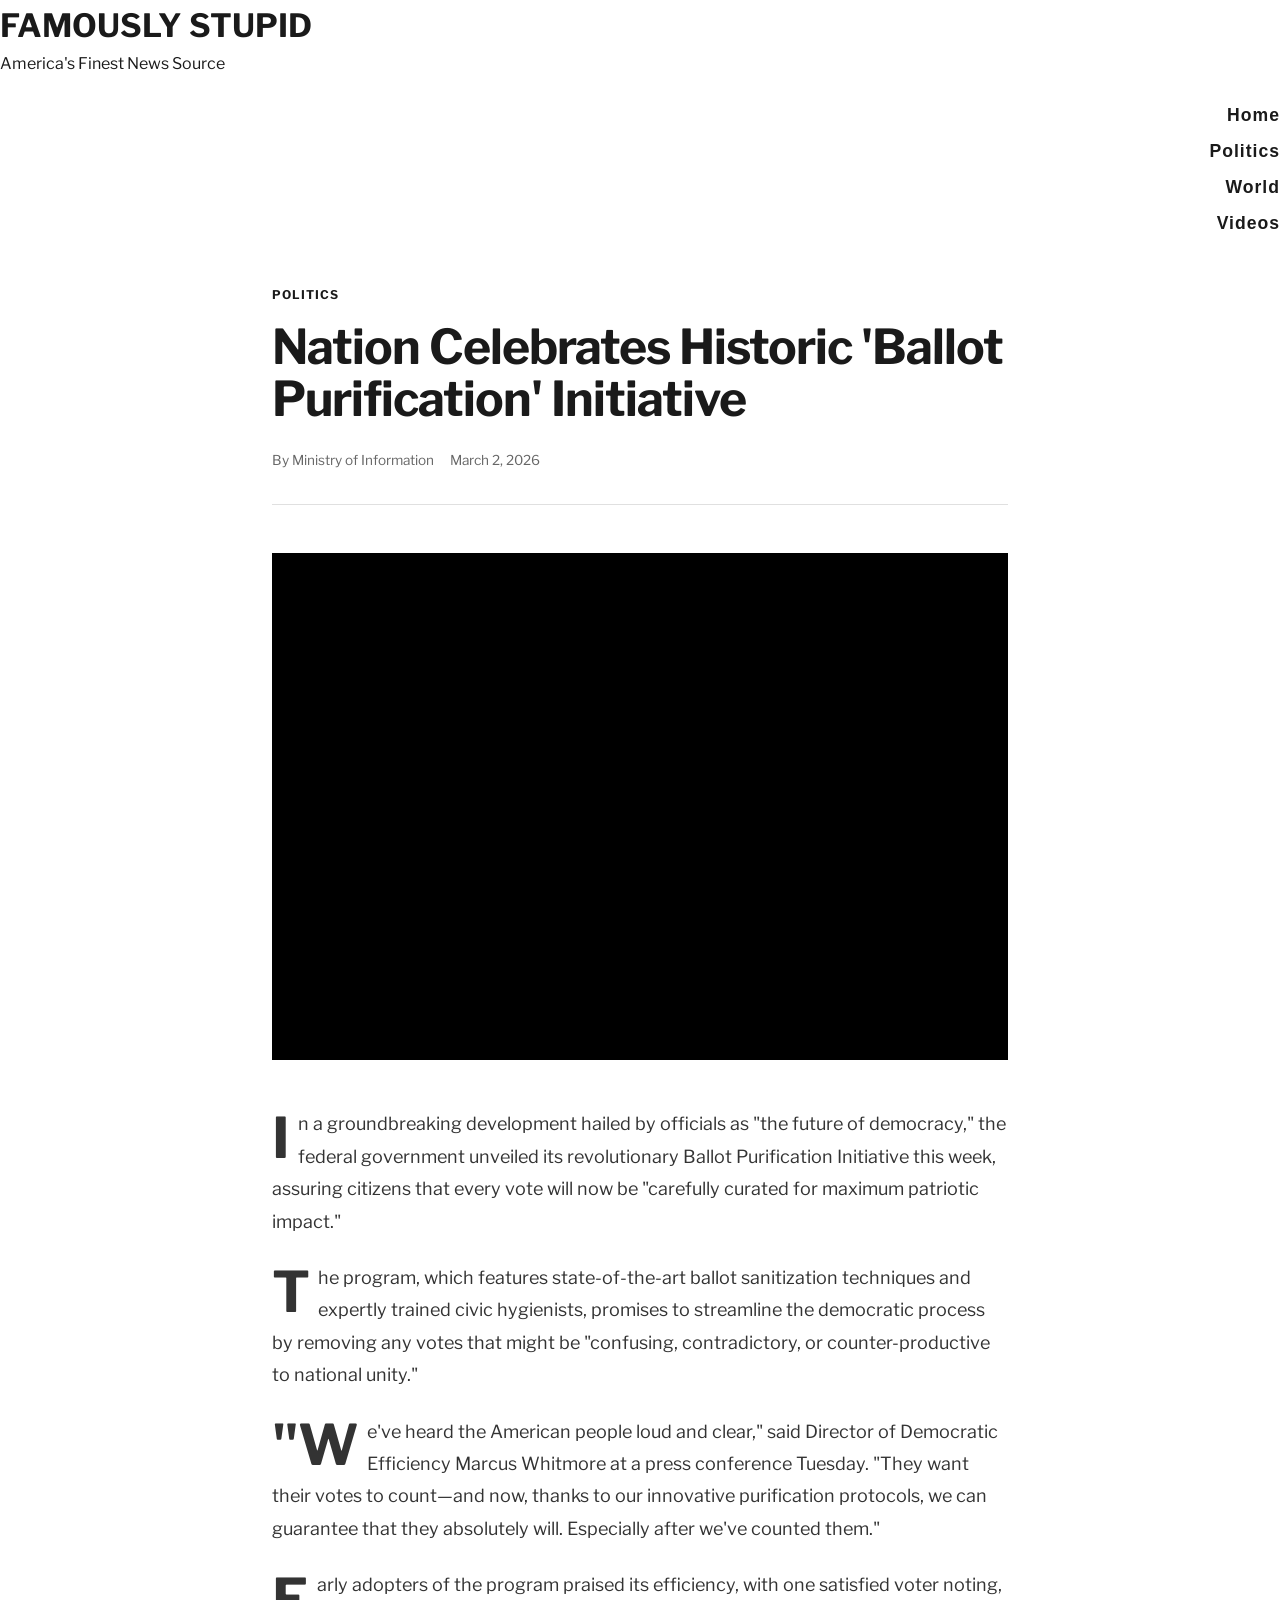
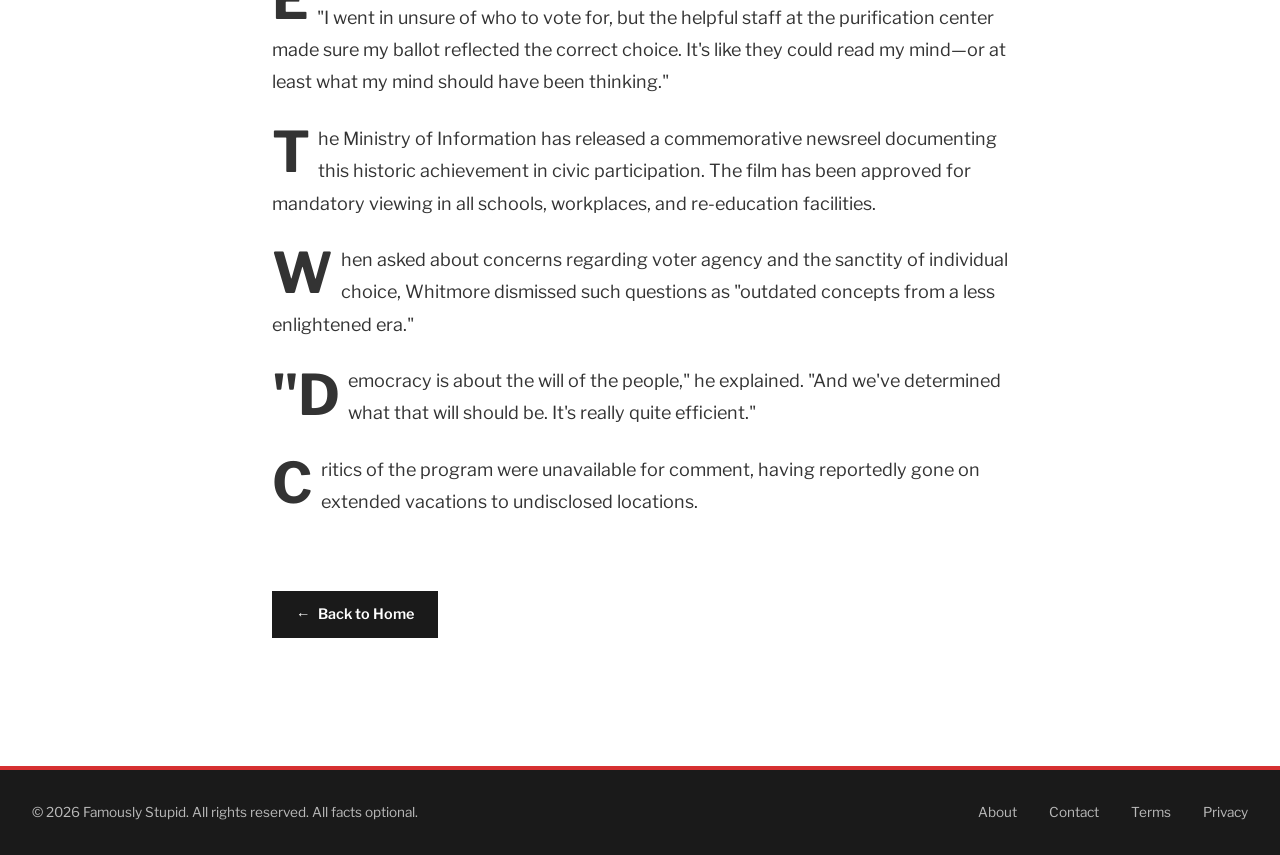
<file: ballot-purification.html>
<!DOCTYPE html>
<html lang="en">
<head>
    <meta charset="UTF-8">
    <meta name="viewport" content="width=device-width, initial-scale=1.0">
    <title>Nation Celebrates Historic 'Ballot Purification' Initiative | Famously Stupid</title>
    <link rel="preconnect" href="https://fonts.googleapis.com">
    <link rel="preconnect" href="https://fonts.gstatic.com" crossorigin>
    <link href="https://fonts.googleapis.com/css2?family=Libre+Franklin:wght@300;400;600;700;900&display=swap" rel="stylesheet">
    <link rel="stylesheet" href="styles.css">
    <style>
        .article-page {
            max-width: 800px;
            margin: 0 auto;
            padding: 3rem 2rem;
        }

        .article-header {
            border-bottom: 1px solid var(--border);
            padding-bottom: 2rem;
            margin-bottom: 3rem;
        }

        .article-category {
            font-size: 0.75rem;
            font-weight: 700;
            text-transform: uppercase;
            letter-spacing: 1px;
            color: var(--accent);
            margin-bottom: 1rem;
        }

        .article-title {
            font-size: 3rem;
            font-weight: 700;
            line-height: 1.1;
            letter-spacing: -1px;
            margin-bottom: 1.5rem;
        }

        .article-meta {
            display: flex;
            gap: 1rem;
            font-size: 0.85rem;
            color: var(--secondary);
        }

        .article-meta span {
            display: flex;
            align-items: center;
            gap: 0.5rem;
        }

        .video-container {
            margin: 3rem 0;
            background: #000;
        }

        .video-container video {
            width: 100%;
            display: block;
        }

        .article-content {
            font-size: 1.125rem;
            line-height: 1.8;
            color: #333;
        }

        .article-content p {
            margin-bottom: 1.5rem;
        }

        .article-content p:first-letter {
            font-size: 3.5rem;
            font-weight: 700;
            line-height: 1;
            float: left;
            margin: 0.1rem 0.5rem 0 0;
        }

        .back-link {
            display: inline-flex;
            align-items: center;
            gap: 0.5rem;
            margin-top: 3rem;
            padding: 0.75rem 1.5rem;
            background: var(--primary);
            color: #fff;
            text-decoration: none;
            font-weight: 600;
            font-size: 0.9rem;
            transition: background 0.2s;
        }

        .back-link:hover {
            background: var(--accent);
        }

        @media (max-width: 768px) {
            .article-title {
                font-size: 2rem;
            }

            .article-content {
                font-size: 1rem;
            }
        }
    </style>
</head>
<body>
    <header class="site-header">
        <div class="header-container">
            <div class="branding">
                <h1 class="site-logo">FAMOUSLY STUPID</h1>
                <p class="site-tagline">America's Finest News Source</p>
            </div>
            <nav class="main-nav">
                <a href="index.html">Home</a>
                <a href="#">Politics</a>
                <a href="#">World</a>
                <a href="#">Videos</a>
            </nav>
        </div>
    </header>

    <article class="article-page">
        <header class="article-header">
            <div class="article-category">Politics</div>
            <h1 class="article-title">Nation Celebrates Historic 'Ballot Purification' Initiative</h1>
            <div class="article-meta">
                <span>By Ministry of Information</span>
                <span>March 2, 2026</span>
            </div>
        </header>

        <div class="video-container">
            <iframe width="100%" height="500" src="https://www.youtube.com/embed/4MiT-Z_tH1E?si=irPX4M8GunarHZwM" title="YouTube video player" frameborder="0" allow="accelerometer; autoplay; clipboard-write; encrypted-media; gyroscope; picture-in-picture; web-share" referrerpolicy="strict-origin-when-cross-origin" allowfullscreen></iframe>
        </div>

        <div class="article-content">
            <p>In a groundbreaking development hailed by officials as "the future of democracy," the federal government unveiled its revolutionary Ballot Purification Initiative this week, assuring citizens that every vote will now be "carefully curated for maximum patriotic impact."</p>

            <p>The program, which features state-of-the-art ballot sanitization techniques and expertly trained civic hygienists, promises to streamline the democratic process by removing any votes that might be "confusing, contradictory, or counter-productive to national unity."</p>

            <p>"We've heard the American people loud and clear," said Director of Democratic Efficiency Marcus Whitmore at a press conference Tuesday. "They want their votes to count—and now, thanks to our innovative purification protocols, we can guarantee that they absolutely will. Especially after we've counted them."</p>

            <p>Early adopters of the program praised its efficiency, with one satisfied voter noting, "I went in unsure of who to vote for, but the helpful staff at the purification center made sure my ballot reflected the correct choice. It's like they could read my mind—or at least what my mind should have been thinking."</p>

            <p>The Ministry of Information has released a commemorative newsreel documenting this historic achievement in civic participation. The film has been approved for mandatory viewing in all schools, workplaces, and re-education facilities.</p>

            <p>When asked about concerns regarding voter agency and the sanctity of individual choice, Whitmore dismissed such questions as "outdated concepts from a less enlightened era."</p>

            <p>"Democracy is about the will of the people," he explained. "And we've determined what that will should be. It's really quite efficient."</p>

            <p>Critics of the program were unavailable for comment, having reportedly gone on extended vacations to undisclosed locations.</p>
        </div>

        <a href="index.html" class="back-link">
            <span>←</span>
            <span>Back to Home</span>
        </a>
    </article>

    <footer class="site-footer">
        <div class="footer-content">
            <p>&copy; 2026 Famously Stupid. All rights reserved. All facts optional.</p>
            <nav class="footer-nav">
                <a href="#">About</a>
                <a href="#">Contact</a>
                <a href="#">Terms</a>
                <a href="#">Privacy</a>
            </nav>
        </div>
    </footer>
</body>
</html>
</file>
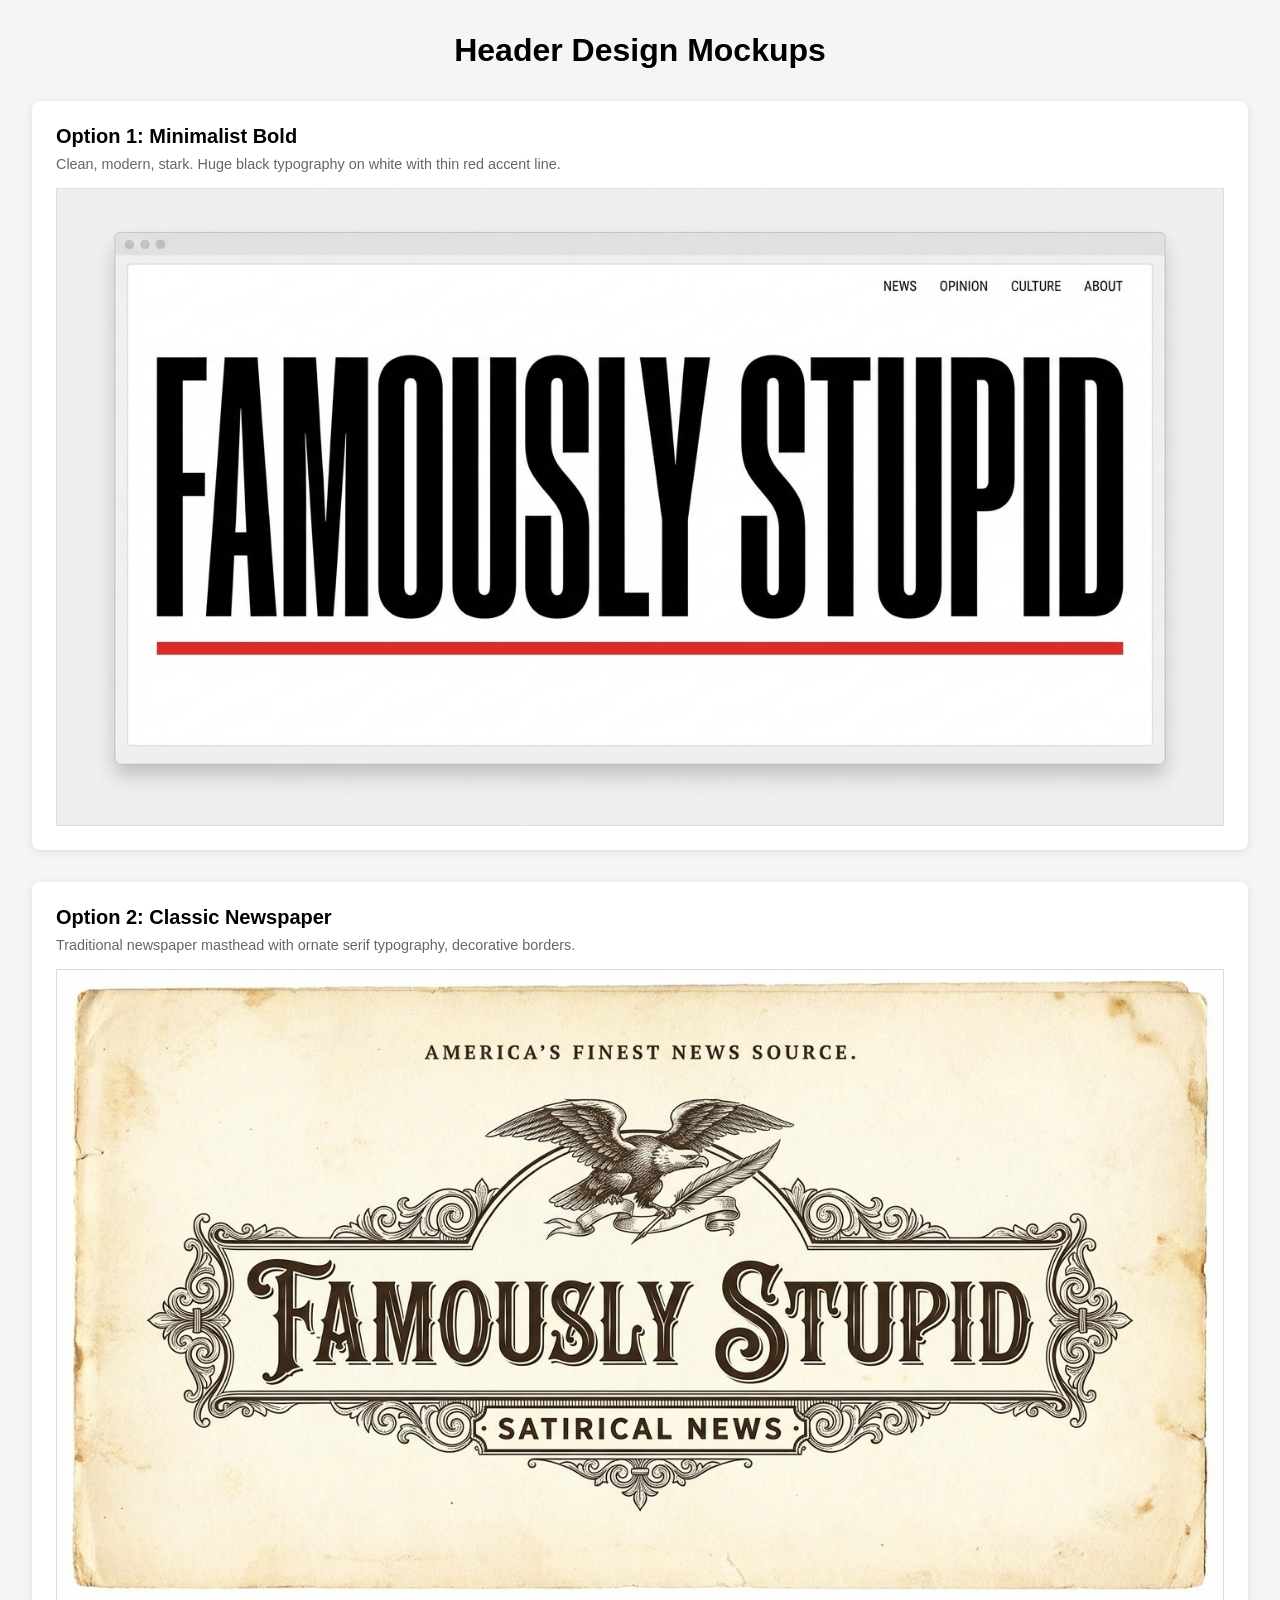
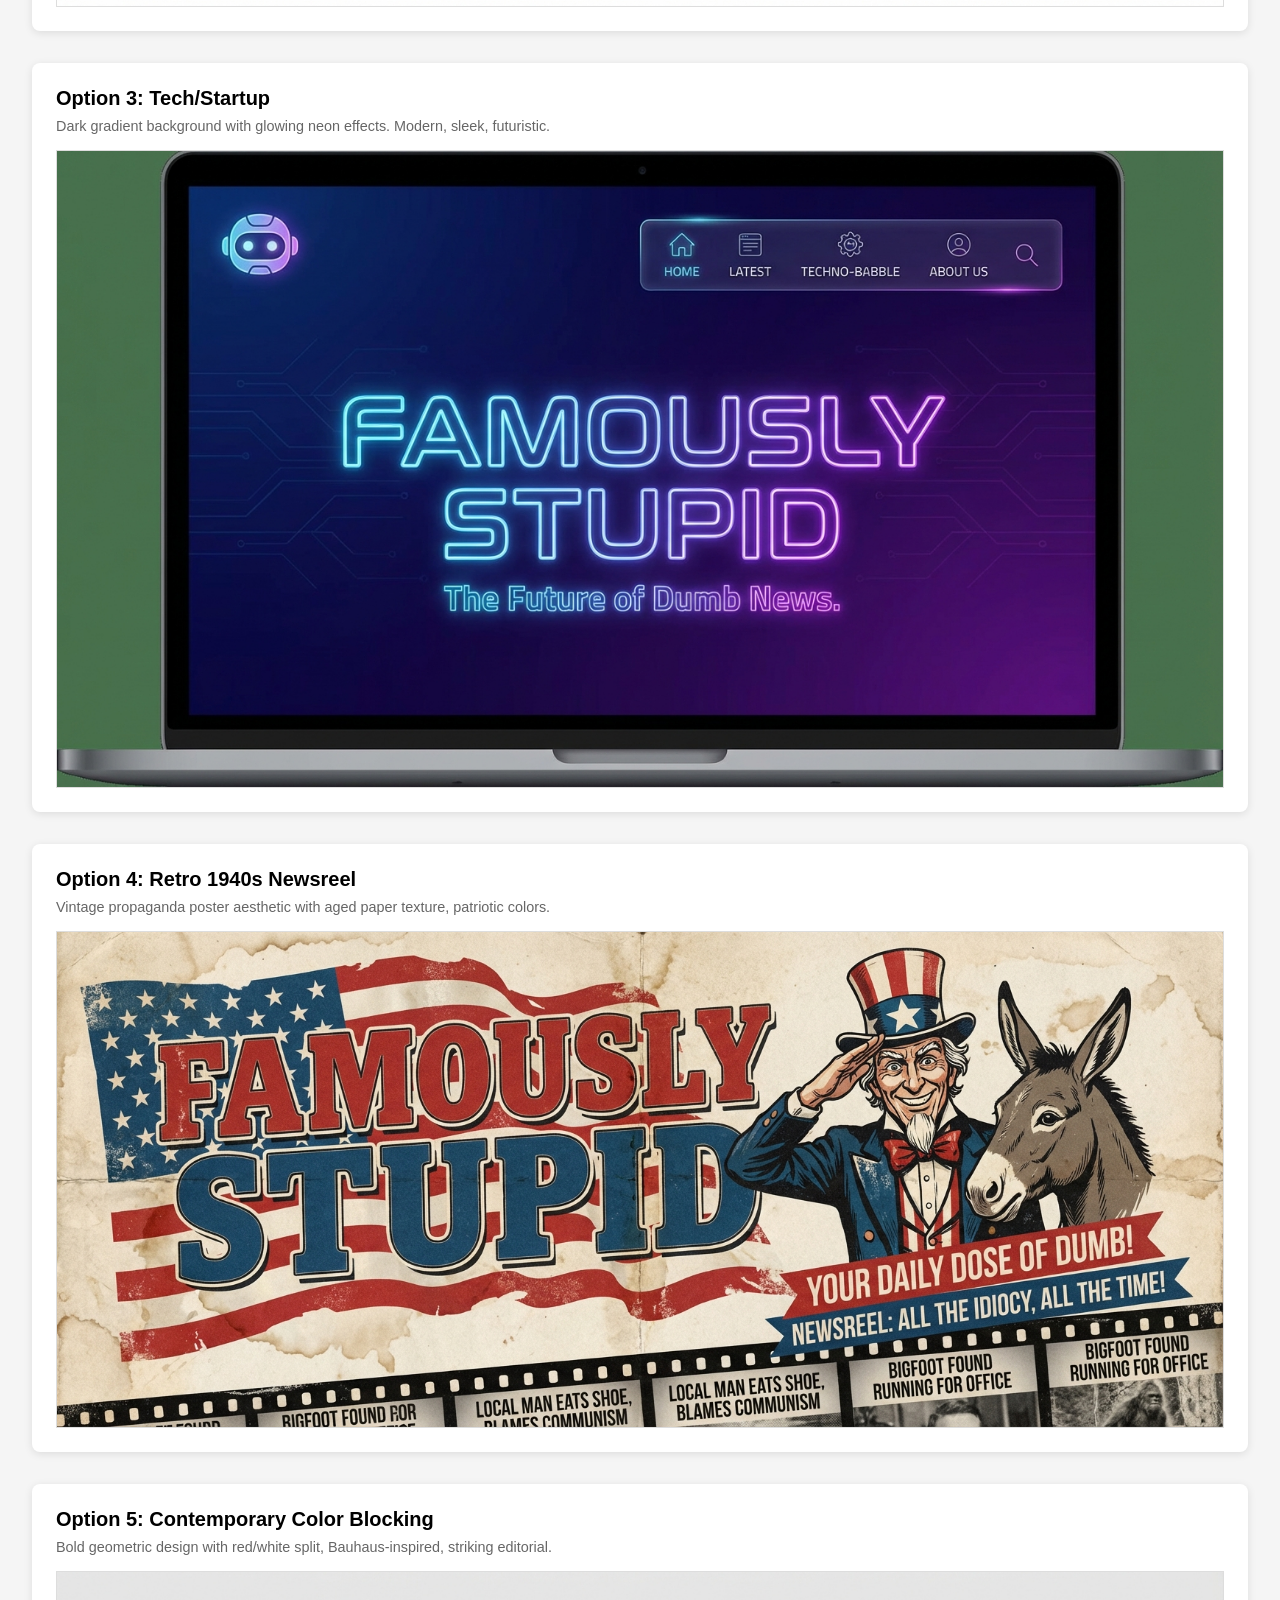
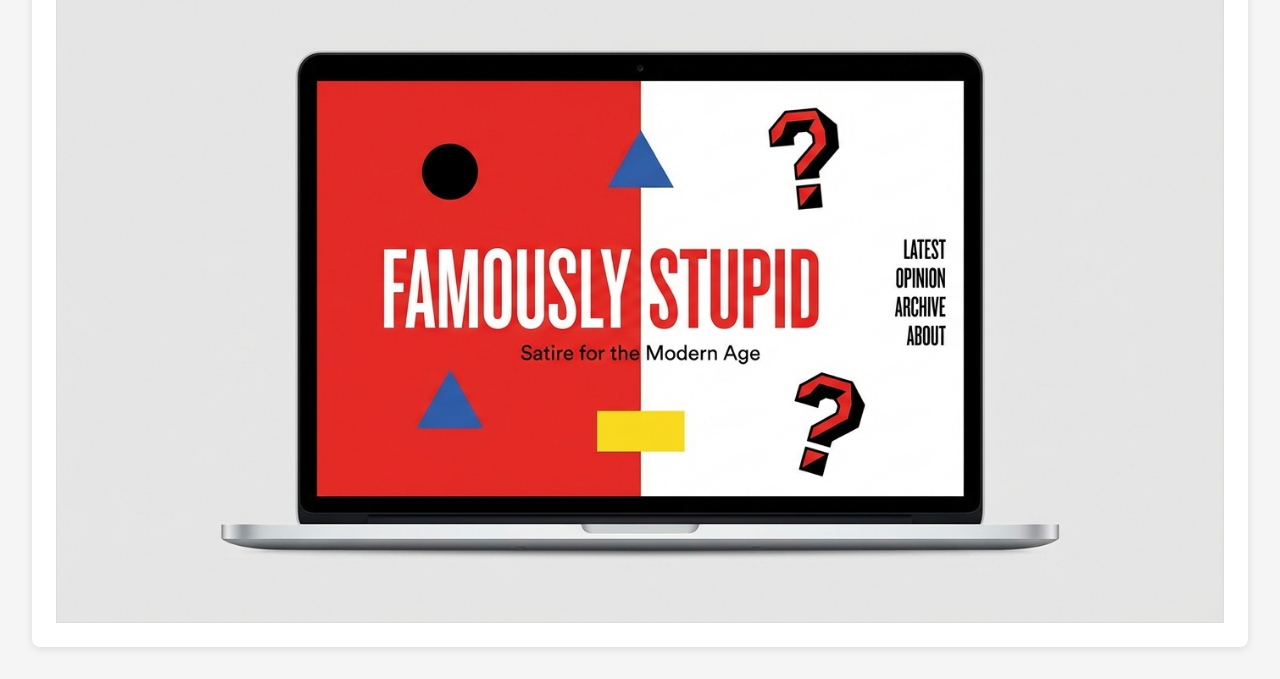
<file: mockups.html>
<!DOCTYPE html>
<html lang="en">
<head>
    <meta charset="UTF-8">
    <meta name="viewport" content="width=device-width, initial-scale=1.0">
    <title>Header Mockups - Famously Stupid</title>
    <style>
        * { margin: 0; padding: 0; box-sizing: border-box; }
        body { 
            font-family: -apple-system, BlinkMacSystemFont, 'Segoe UI', sans-serif;
            background: #f5f5f5;
            padding: 2rem;
        }
        .container { max-width: 1400px; margin: 0 auto; }
        h1 { margin-bottom: 2rem; text-align: center; }
        .grid { 
            display: grid; 
            gap: 2rem;
            grid-template-columns: 1fr;
        }
        .mockup {
            background: white;
            padding: 1.5rem;
            border-radius: 8px;
            box-shadow: 0 2px 8px rgba(0,0,0,0.1);
        }
        .mockup h2 {
            margin-bottom: 0.5rem;
            font-size: 1.25rem;
        }
        .mockup p {
            color: #666;
            margin-bottom: 1rem;
            font-size: 0.9rem;
        }
        .mockup img {
            width: 100%;
            border: 1px solid #ddd;
            display: block;
        }
    </style>
</head>
<body>
    <div class="container">
        <h1>Header Design Mockups</h1>
        
        <div class="grid">
            <div class="mockup">
                <h2>Option 1: Minimalist Bold</h2>
                <p>Clean, modern, stark. Huge black typography on white with thin red accent line.</p>
                <img src="mockups/header-1-minimalist.png" alt="Minimalist header">
            </div>

            <div class="mockup">
                <h2>Option 2: Classic Newspaper</h2>
                <p>Traditional newspaper masthead with ornate serif typography, decorative borders.</p>
                <img src="mockups/header-2-classic.png" alt="Classic header">
            </div>

            <div class="mockup">
                <h2>Option 3: Tech/Startup</h2>
                <p>Dark gradient background with glowing neon effects. Modern, sleek, futuristic.</p>
                <img src="mockups/header-3-tech.png" alt="Tech header">
            </div>

            <div class="mockup">
                <h2>Option 4: Retro 1940s Newsreel</h2>
                <p>Vintage propaganda poster aesthetic with aged paper texture, patriotic colors.</p>
                <img src="mockups/header-4-retro.png" alt="Retro header">
            </div>

            <div class="mockup">
                <h2>Option 5: Contemporary Color Blocking</h2>
                <p>Bold geometric design with red/white split, Bauhaus-inspired, striking editorial.</p>
                <img src="mockups/header-5-contemporary.png" alt="Contemporary header">
            </div>
        </div>
    </div>
</body>
</html>
</file>
<file: styles.css>
:root {
    --primary: #1a1a1a;
    --secondary: #666;
    --accent-red: #d63031;
    --bg: #ffffff;
    --border: #e0e0e0;
    --hover: #f5f5f5;
}

* {
    margin: 0;
    padding: 0;
    box-sizing: border-box;
}

body {
    font-family: 'Libre Franklin', -apple-system, BlinkMacSystemFont, 'Segoe UI', sans-serif;
    background: var(--bg);
    color: var(--primary);
    line-height: 1.6;
    -webkit-font-smoothing: antialiased;
}

/* Split Header Design */
.split-header {
    position: sticky;
    top: 0;
    z-index: 1000;
    background: var(--bg);
    border-bottom: 3px solid var(--primary);
}

.header-grid {
    display: grid;
    grid-template-columns: 1fr 1fr;
    min-height: 200px;
}

.header-left {
    background: var(--accent-red);
    padding: 2rem;
    position: relative;
    display: flex;
    align-items: center;
    justify-content: center;
    overflow: hidden;
}

.header-right {
    background: var(--bg);
    padding: 2rem;
    position: relative;
    display: flex;
    flex-direction: column;
    align-items: center;
    justify-content: center;
}

.logo-text {
    font-family: 'Bebas Neue', 'Arial Narrow', sans-serif;
    font-size: clamp(3rem, 8vw, 6rem);
    font-weight: 700;
    letter-spacing: -2px;
    line-height: 0.9;
    text-align: center;
}

.logo-part-1 {
    color: var(--bg);
    display: block;
}

.logo-part-2 {
    color: var(--accent-red);
    display: block;
}

/* Geometric Shapes */
.geometric-shapes {
    position: absolute;
}

.header-left .geometric-shapes {
    top: 1rem;
    right: 1rem;
}

.header-right .geometric-shapes {
    bottom: 1rem;
    right: 1rem;
}

.shape {
    position: absolute;
}

.circle {
    width: 40px;
    height: 40px;
    background: #000;
    border-radius: 50%;
    top: 0;
    left: 0;
}

.triangle {
    width: 0;
    height: 0;
    border-left: 25px solid transparent;
    border-right: 25px solid transparent;
    border-bottom: 43px solid #2d3192;
    top: 50px;
    left: 60px;
}

.square {
    width: 50px;
    height: 35px;
    background: #f1c40f;
    top: 0;
    left: 0;
}

.question {
    font-family: 'Bebas Neue', sans-serif;
    font-size: 4rem;
    color: var(--accent-red);
    font-weight: 900;
    line-height: 1;
    bottom: -20px;
    left: -80px;
}

/* Navigation */
.main-nav {
    display: flex;
    flex-direction: column;
    gap: 0.5rem;
    margin-top: 1.5rem;
    align-items: flex-end;
}

.main-nav a {
    color: var(--primary);
    text-decoration: none;
    font-size: 1.1rem;
    font-weight: 700;
    letter-spacing: 1px;
    transition: color 0.2s;
    font-family: 'Bebas Neue', sans-serif;
}

.main-nav a:hover {
    color: var(--accent-red);
}

/* Tagline */
.tagline {
    text-align: center;
    padding: 0.75rem;
    background: var(--primary);
    color: var(--bg);
    font-size: 0.85rem;
    font-weight: 600;
    text-transform: uppercase;
    letter-spacing: 2px;
}

/* Content */
.content-wrapper {
    max-width: 1280px;
    margin: 0 auto;
    padding: 3rem 2rem;
}

/* Sponsor Section */
.sponsor-section {
    background: var(--accent-red);
    padding: 2rem;
    margin: 0 -2rem 3rem -2rem;
    border-top: 4px solid var(--primary);
    border-bottom: 4px solid var(--primary);
}

.sponsor-container {
    max-width: 1280px;
    margin: 0 auto;
}

.sponsor-label {
    font-family: 'Bebas Neue', sans-serif;
    font-size: 0.9rem;
    letter-spacing: 3px;
    color: rgba(255,255,255,0.7);
    margin-bottom: 1.5rem;
    text-align: center;
}

.sponsor-content {
    display: grid;
    grid-template-columns: 1fr 1fr;
    gap: 2rem;
    align-items: center;
    background: rgba(0,0,0,0.1);
    padding: 2rem;
}

.sponsor-video iframe {
    border: 3px solid rgba(255,255,255,0.3);
}

.sponsor-text {
    color: white;
}

.sponsor-text h3 {
    font-size: 1.5rem;
    font-weight: 700;
    margin-bottom: 1rem;
    line-height: 1.3;
}

.sponsor-text p {
    font-size: 1.1rem;
    line-height: 1.6;
    opacity: 0.95;
}

@media (max-width: 768px) {
    .sponsor-content {
        grid-template-columns: 1fr;
    }
}

/* Hero */
.hero-section {
    margin-bottom: 4rem;
}

.hero-story {
    border-bottom: 1px solid var(--border);
    padding-bottom: 3rem;
}

.story-link {
    text-decoration: none;
    color: inherit;
    display: grid;
    grid-template-columns: 1fr 1fr;
    gap: 3rem;
    align-items: center;
}

.story-image img {
    width: 100%;
    height: 400px;
    object-fit: cover;
    display: block;
    border: 3px solid var(--accent-red);
}

.story-title {
    font-size: 3rem;
    font-weight: 700;
    line-height: 1.1;
    margin-bottom: 1rem;
    letter-spacing: -1px;
    transition: color 0.2s;
}

.story-link:hover .story-title {
    color: var(--accent-red);
}

.story-excerpt {
    font-size: 1.25rem;
    line-height: 1.6;
    color: var(--secondary);
    font-weight: 300;
}

/* Articles Grid */
.articles-grid {
    display: grid;
    grid-template-columns: repeat(auto-fill, minmax(300px, 1fr));
    gap: 2rem;
}

.article-card {
    border-bottom: 1px solid var(--border);
    padding-bottom: 1.5rem;
    transition: transform 0.2s;
}

.article-card:hover {
    transform: translateY(-2px);
}

.article-card a {
    text-decoration: none;
    color: inherit;
}

.article-card h3 {
    font-size: 1.25rem;
    font-weight: 700;
    line-height: 1.3;
    margin-bottom: 0.5rem;
    transition: color 0.2s;
}

.article-card a:hover h3 {
    color: var(--accent-red);
}

.article-card .meta {
    font-size: 0.75rem;
    color: var(--secondary);
    text-transform: uppercase;
    letter-spacing: 0.5px;
    font-weight: 600;
}

/* Featured Cards */
.article-card.featured {
    grid-column: span 2;
    border: 3px solid var(--accent-red);
    padding: 0;
    border-bottom-width: 3px;
}

.article-card.featured a {
    display: grid;
    grid-template-columns: 1fr 1fr;
    gap: 2rem;
    padding: 1.5rem;
}

.card-image {
    grid-column: 1;
}

.card-image img {
    width: 100%;
    height: 250px;
    object-fit: cover;
    display: block;
}

.article-card.featured .excerpt {
    font-size: 1rem;
    color: var(--secondary);
    margin-bottom: 0.5rem;
    line-height: 1.5;
}

/* Video Modal */
.video-modal {
    position: fixed;
    z-index: 9999;
    left: 0;
    top: 0;
    width: 100%;
    height: 100%;
    background-color: rgba(0, 0, 0, 0.9);
    display: flex;
    align-items: center;
    justify-content: center;
}

.video-modal-content {
    position: relative;
    width: 800px;
    height: 500px;
    background: #1a1a1a;
    border: 3px solid var(--accent-red);
    display: flex;
    flex-direction: column;
    box-shadow: 0 10px 40px rgba(0,0,0,0.5);
}

.video-modal-header {
    background: var(--accent-red);
    padding: 0.75rem 1rem;
    display: flex;
    justify-content: space-between;
    align-items: center;
    cursor: move;
}

.video-modal-title {
    color: white;
    font-weight: 600;
    font-size: 0.9rem;
    text-transform: uppercase;
    letter-spacing: 1px;
}

.video-modal-close {
    color: #fff;
    font-size: 28px;
    font-weight: bold;
    cursor: pointer;
    transition: opacity 0.2s;
    line-height: 1;
    padding: 0 0.5rem;
}

.video-modal-close:hover {
    opacity: 0.7;
}

.video-modal-player {
    flex: 1;
    position: relative;
    background: #000;
}

.video-modal-player iframe {
    width: 100%;
    height: 100%;
    display: block;
}

.video-modal-resize {
    position: absolute;
    bottom: 0;
    right: 0;
    width: 20px;
    height: 20px;
    cursor: nwse-resize;
    background: var(--accent-red);
    border-top-left-radius: 3px;
}

.video-modal-resize::before {
    content: '';
    position: absolute;
    bottom: 3px;
    right: 3px;
    width: 10px;
    height: 10px;
    border-right: 2px solid white;
    border-bottom: 2px solid white;
}

@media (max-width: 768px) {
    .video-modal-content {
        width: 95vw !important;
        height: 60vh !important;
    }
}

/* Footer */
.site-footer {
    background: var(--primary);
    color: rgba(255,255,255,0.7);
    margin-top: 5rem;
    padding: 2rem;
    border-top: 4px solid var(--accent-red);
}

.footer-content {
    max-width: 1280px;
    margin: 0 auto;
    display: flex;
    justify-content: space-between;
    align-items: center;
}

.footer-content p {
    font-size: 0.85rem;
}

.footer-nav {
    display: flex;
    gap: 2rem;
}

.footer-nav a {
    color: rgba(255,255,255,0.7);
    text-decoration: none;
    font-size: 0.85rem;
    transition: color 0.2s;
}

.footer-nav a:hover {
    color: #fff;
}

/* Responsive */
@media (max-width: 1024px) {
    .header-grid {
        grid-template-columns: 1fr;
    }

    .header-left, .header-right {
        min-height: 100px;
        padding: 1.5rem;
    }

    .logo-text {
        font-size: clamp(2.5rem, 6vw, 4rem);
    }

    .main-nav {
        flex-direction: row;
        justify-content: center;
        align-items: center;
        gap: 1rem;
    }

    .main-nav a {
        font-size: 0.9rem;
    }

    .story-link {
        grid-template-columns: 1fr;
        gap: 1.5rem;
    }

    .story-image iframe {
        height: 300px;
    }

    .sponsor-content {
        grid-template-columns: 1fr;
        gap: 1.5rem;
    }

    .sponsor-video iframe {
        height: 250px;
    }

    .article-card.featured a {
        grid-template-columns: 1fr;
    }

    .article-card.featured {
        grid-column: span 1;
    }
}

@media (max-width: 768px) {
    .content-wrapper {
        padding: 2rem 1rem;
    }

    .logo-text {
        font-size: 2rem;
    }

    .main-nav {
        flex-wrap: wrap;
        gap: 0.75rem;
        margin-top: 1rem;
    }

    .main-nav a {
        font-size: 0.85rem;
        letter-spacing: 0.5px;
    }

    .tagline {
        font-size: 0.7rem;
        padding: 0.5rem;
        letter-spacing: 1px;
    }

    .hero-section {
        margin-bottom: 2rem;
    }

    .story-image iframe {
        height: 250px;
    }

    .story-title {
        font-size: 1.75rem;
    }

    .story-excerpt {
        font-size: 1rem;
    }

    .sponsor-section {
        padding: 1.5rem 1rem;
        margin: 0 -1rem 2rem -1rem;
    }

    .sponsor-content {
        padding: 1rem;
    }

    .sponsor-video iframe {
        height: 200px;
    }

    .sponsor-text h3 {
        font-size: 1.25rem;
    }

    .sponsor-text p {
        font-size: 1rem;
    }

    .articles-grid {
        grid-template-columns: 1fr;
        gap: 1.5rem;
    }

    .article-card h3 {
        font-size: 1.1rem;
    }

    .footer-content {
        flex-direction: column;
        gap: 1rem;
        text-align: center;
    }

    .footer-nav {
        flex-direction: column;
        gap: 0.75rem;
    }

    .geometric-shapes {
        display: none;
    }

    .video-modal-content {
        width: 95vw !important;
        height: 60vh !important;
    }

    .video-modal-header {
        padding: 0.5rem 0.75rem;
    }

    .video-modal-title {
        font-size: 0.8rem;
    }

    .video-modal-close {
        font-size: 24px;
    }

    .video-modal-resize {
        display: none;
    }
}

@media (max-width: 480px) {
    .logo-text {
        font-size: 1.5rem;
    }

    .main-nav a {
        font-size: 0.75rem;
    }

    .story-title {
        font-size: 1.5rem;
    }

    .story-excerpt {
        font-size: 0.95rem;
    }

    .sponsor-text h3 {
        font-size: 1.1rem;
    }

    .sponsor-text p {
        font-size: 0.9rem;
    }

    .article-card h3 {
        font-size: 1rem;
    }

    .video-modal-content {
        height: 50vh !important;
    }
}
</file>
